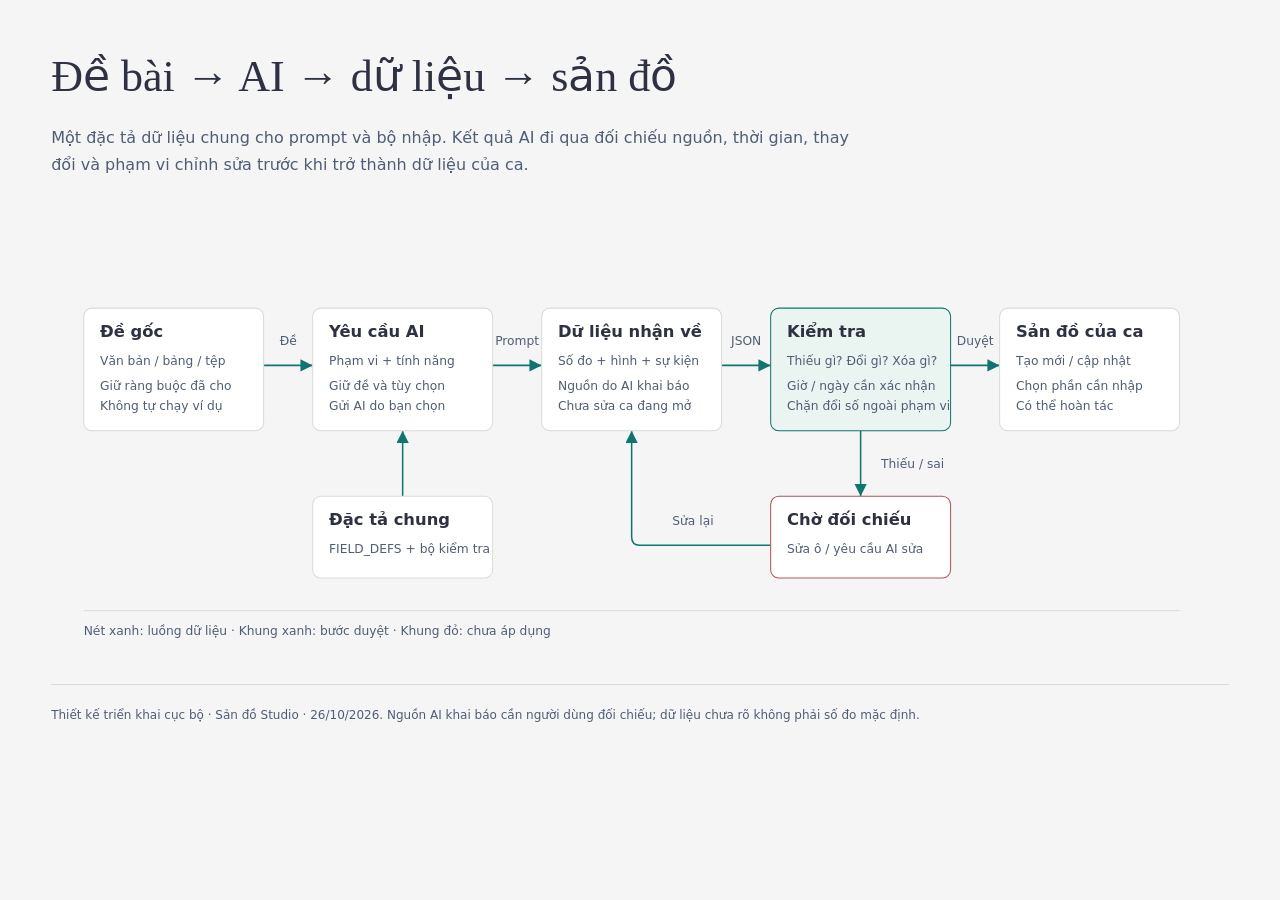
<file: AI_WORKFLOW.html>
<!doctype html>
<html lang="vi"><head><meta charset="utf-8"><meta name="viewport" content="width=device-width,initial-scale=1"><title>Luồng AI của Sản đồ Studio</title><style>
:root{color-scheme:light;--paper:#f5f5f5;--ink:#2d3142;--muted:#4f5d75;--line:#d6ddd9;--teal:#0f766e;--warn:#b85450}*{box-sizing:border-box}body{margin:0;padding:clamp(20px,4vw,64px);background:var(--paper);color:var(--ink);font:16px/1.7 system-ui,sans-serif}main{max-width:1184px;margin:auto}h1{font:500 clamp(28px,4vw,44px)/1.2 Georgia,serif;margin:0 0 20px}p{max-width:80ch;color:var(--muted)}figure{margin:32px 0;overflow:auto}svg{display:block;width:100%;min-width:880px;height:auto}svg text{font-family:system-ui,sans-serif;fill:var(--ink)}.node{fill:#fff;stroke:var(--line)}.heading{font-size:16px;font-weight:650}.detail{font-size:12px;fill:var(--muted)}.link{fill:none;stroke:var(--teal);stroke-width:1.5;marker-end:url(#workflow-arrow)}.label{font-size:12px;fill:var(--muted)}footer{border-top:1px solid var(--line);padding-top:20px;font-size:12px;color:var(--muted)}@media print{body{padding:0}svg{min-width:0}}
</style></head><body><main><h1>Đề bài → AI → dữ liệu → sản đồ</h1><p>Một đặc tả dữ liệu chung cho prompt và bộ nhập. Kết quả AI đi qua đối chiếu nguồn, thời gian, thay đổi và phạm vi chỉnh sửa trước khi trở thành dữ liệu của ca.</p>
<figure><svg viewBox="0 0 1152 432" role="img" aria-labelledby="ai-workflow-title ai-workflow-desc"><title id="ai-workflow-title">Đối chiếu dữ liệu trước khi áp dụng AI</title><desc id="ai-workflow-desc">Đề gốc đi qua prompt và phản hồi JSON tới bước kiểm tra; dữ kiện thiếu cần sửa hoặc xác nhận trước khi áp dụng vào sản đồ, còn prompt dùng chung định nghĩa trường với bộ nhập.</desc><defs><marker id="workflow-arrow" viewBox="0 0 8 8" refX="8" refY="4" markerWidth="8" markerHeight="8" orient="auto"><path d="M0 0L8 4L0 8" fill="#0f766e"/></marker></defs>
<path class="link" d="M208 152H256"/><path class="link" d="M432 152H480"/><path class="link" d="M656 152H704"/><path class="link" d="M880 152H928"/><path class="link" d="M344 280V216"/><path class="link" d="M792 216V280"/><path class="link" d="M704 328H576Q568 328 568 320V216"/>
<rect x="220" y="120" width="24" height="16" fill="#f5f5f5"/><text class="label" x="232" y="132" text-anchor="middle">Đề</text><rect x="436" y="120" width="40" height="16" fill="#f5f5f5"/><text class="label" x="456" y="132" text-anchor="middle">Prompt</text><rect x="660" y="120" width="40" height="16" fill="#f5f5f5"/><text class="label" x="680" y="132" text-anchor="middle">JSON</text><rect x="884" y="120" width="40" height="16" fill="#f5f5f5"/><text class="label" x="904" y="132" text-anchor="middle">Duyệt</text><rect x="804" y="240" width="96" height="16" fill="#f5f5f5"/><text class="label" x="812" y="252">Thiếu / sai</text><rect x="588" y="296" width="80" height="16" fill="#f5f5f5"/><text class="label" x="628" y="308" text-anchor="middle">Sửa lại</text>
<rect class="node" x="32" y="96" width="176" height="120" rx="8"/><text class="heading" x="48" y="124">Đề gốc</text><text class="detail" x="48" y="152">Văn bản / bảng / tệp</text><text class="detail" x="48" y="176">Giữ ràng buộc đã cho</text><text class="detail" x="48" y="196">Không tự chạy ví dụ</text>
<rect class="node" x="256" y="96" width="176" height="120" rx="8"/><text class="heading" x="272" y="124">Yêu cầu AI</text><text class="detail" x="272" y="152">Phạm vi + tính năng</text><text class="detail" x="272" y="176">Giữ đề và tùy chọn</text><text class="detail" x="272" y="196">Gửi AI do bạn chọn</text>
<rect class="node" x="480" y="96" width="176" height="120" rx="8"/><text class="heading" x="496" y="124">Dữ liệu nhận về</text><text class="detail" x="496" y="152">Số đo + hình + sự kiện</text><text class="detail" x="496" y="176">Nguồn do AI khai báo</text><text class="detail" x="496" y="196">Chưa sửa ca đang mở</text>
<rect x="704" y="96" width="176" height="120" rx="8" fill="#eaf4f0" stroke="#0f766e"/><text class="heading" x="720" y="124">Kiểm tra</text><text class="detail" x="720" y="152">Thiếu gì? Đổi gì? Xóa gì?</text><text class="detail" x="720" y="176">Giờ / ngày cần xác nhận</text><text class="detail" x="720" y="196">Chặn đổi số ngoài phạm vi</text>
<rect class="node" x="928" y="96" width="176" height="120" rx="8"/><text class="heading" x="944" y="124">Sản đồ của ca</text><text class="detail" x="944" y="152">Tạo mới / cập nhật</text><text class="detail" x="944" y="176">Chọn phần cần nhập</text><text class="detail" x="944" y="196">Có thể hoàn tác</text>
<rect class="node" x="256" y="280" width="176" height="80" rx="8"/><text class="heading" x="272" y="308">Đặc tả chung</text><text class="detail" x="272" y="336">FIELD_DEFS + bộ kiểm tra</text>
<rect x="704" y="280" width="176" height="80" rx="8" fill="#fff" stroke="#b85450"/><text class="heading" x="720" y="308">Chờ đối chiếu</text><text class="detail" x="720" y="336">Sửa ô / yêu cầu AI sửa</text>
<path d="M32 392H1104" stroke="#d6ddd9"/><text class="detail" x="32" y="416">Nét xanh: luồng dữ liệu · Khung xanh: bước duyệt · Khung đỏ: chưa áp dụng</text></svg></figure><footer>Thiết kế triển khai cục bộ · Sản đồ Studio · 26/10/2026. Nguồn AI khai báo cần người dùng đối chiếu; dữ liệu chưa rõ không phải số đo mặc định.</footer></main></body></html>
</file>
